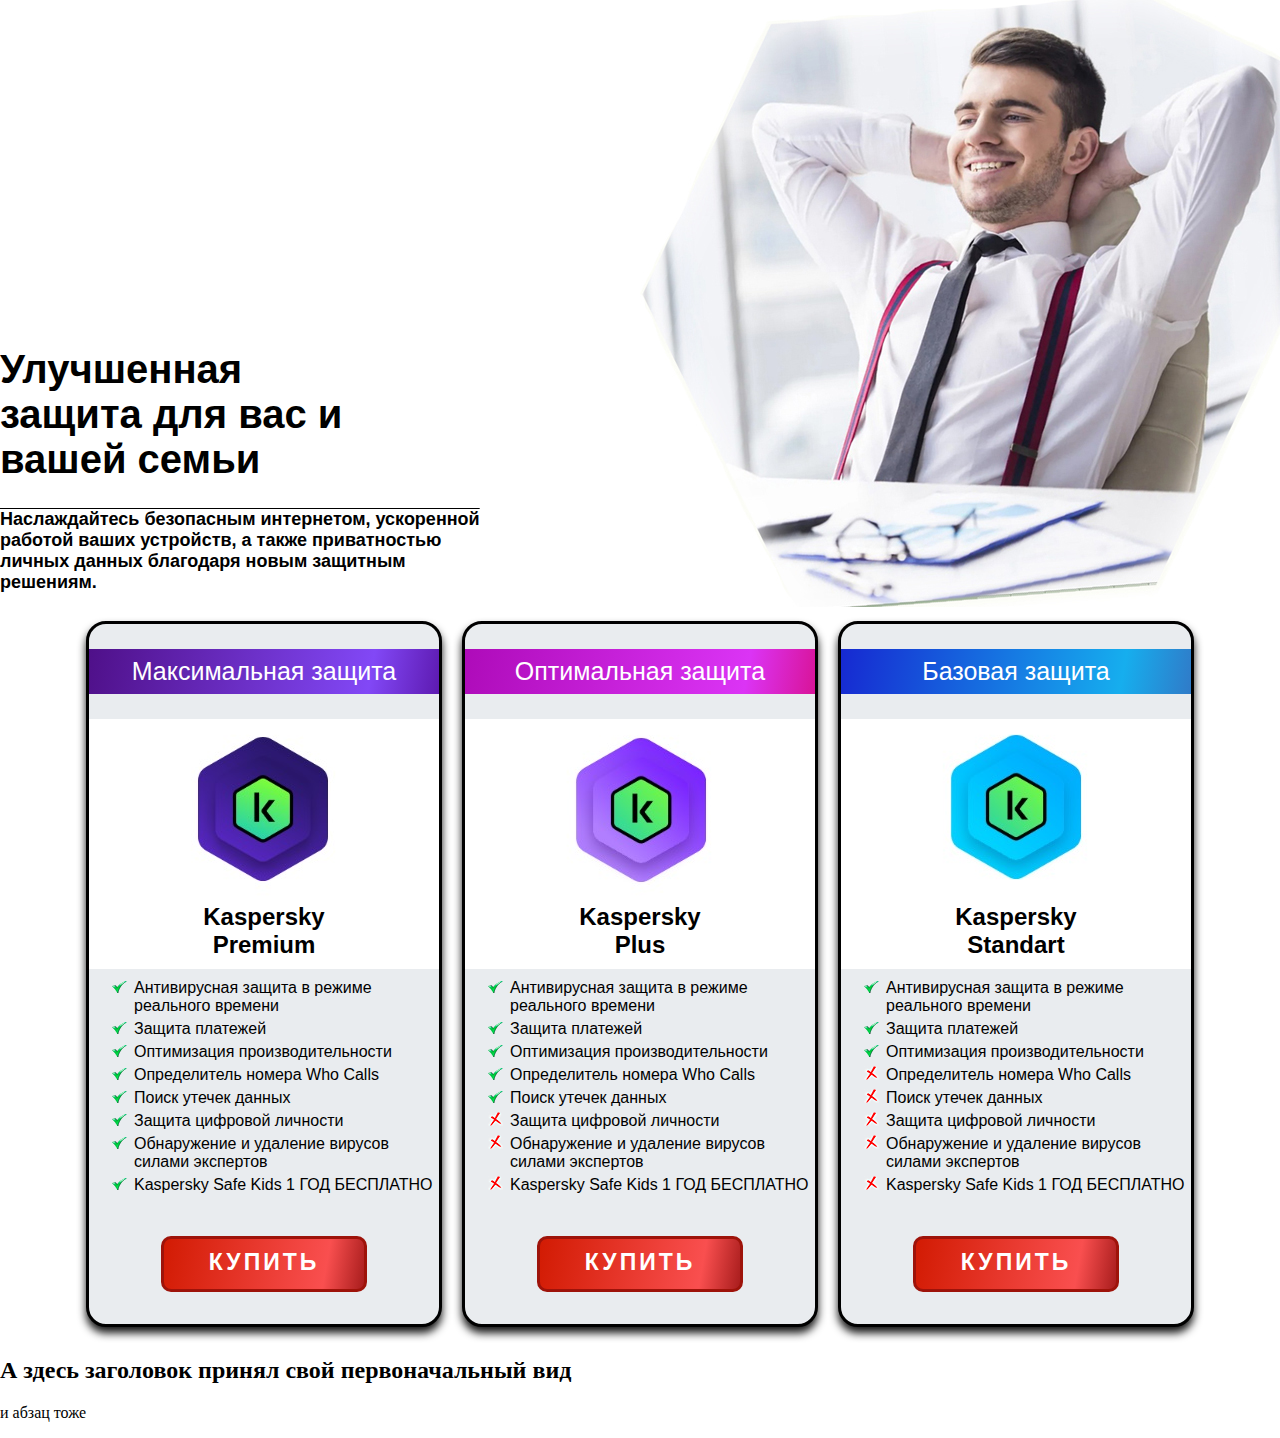
<file: subscribe-cards/index.html>
<!DOCTYPE html>
<html lang="en">
  <head>
    <meta charset="UTF-8" />
    <meta name="viewport" content="width=device-width, initial-scale=1.0" />
    <link rel="stylesheet" href="my_style.css" />
    <title>subscribe-cards</title>
  </head>
  <body>
    <div class="flex-div">
      <div class="text-conteiner">
        <h1>Улучшенная защита для вас и вашей семьи</h1>
        <h3>
          Наслаждайтесь безопасным интернетом, ускоренной работой ваших
          устройств, а также приватностью личных данных благодаря новым защитным
          решениям.
        </h3>
      </div>
      <div class="img-conteiner">
        <img src="./pic/employee-final2.jpg" alt="Офисный работник" />
      </div>
    </div>
    <div class="main-conteiner">
      <div class="subscribe-box">
        <p type="maxima">Максимальная защита</p>
        <div class="img-logo">
          <img src="./pic/max.jpg" alt="" />
          <h2>
            Kaspersky <br />
            Premium
          </h2>
        </div>
        <ul>
          <li type="yes">Антивирусная защита в режиме реального времени</li>
          <li type="yes">Защита платежей</li>
          <li type="yes">Оптимизация производительности</li>
          <li type="yes">Определитель номера Who Calls</li>
          <li type="yes">Поиск утечек данных</li>
          <li type="yes">Защита цифровой личности</li>
          <li type="yes">Обнаружение и удаление вирусов силами экспертов</li>
          <li type="yes">Kaspersky Safe Kids 1 ГОД БЕСПЛАТНО</li>
        </ul>
        <div class="button"><a href="">КУПИТЬ</a></div>
      </div>
      <div class="subscribe-box">
        <p type="optima">Оптимальная защита</p>
        <div class="img-logo">
          <img src="./pic/optim.jpg" alt="" />
          <h2>
            Kaspersky <br />
            Plus
          </h2>
        </div>
        <ul>
          <li type="yes">Антивирусная защита в режиме реального времени</li>
          <li type="yes">Защита платежей</li>
          <li type="yes">Оптимизация производительности</li>
          <li type="yes">Определитель номера Who Calls</li>
          <li type="yes">Поиск утечек данных</li>
          <li type="no">Защита цифровой личности</li>
          <li type="no">Обнаружение и удаление вирусов силами экспертов</li>
          <li type="no">Kaspersky Safe Kids 1 ГОД БЕСПЛАТНО</li>
        </ul>
        <div class="button"><a href="">КУПИТЬ</a></div>
      </div>
      <div class="subscribe-box">
        <p type="base">Базовая защита</p>
        <div class="img-logo">
          <img src="./pic/base.jpg" alt="" />
          <h2>
            Kaspersky <br />
            Standart
          </h2>
        </div>
        <ul>
          <li type="yes">Антивирусная защита в режиме реального времени</li>
          <li type="yes">Защита платежей</li>
          <li type="yes">Оптимизация производительности</li>
          <li type="no">Определитель номера Who Calls</li>
          <li type="no">Поиск утечек данных</li>
          <li type="no">Защита цифровой личности</li>
          <li type="no">Обнаружение и удаление вирусов силами экспертов</li>
          <li type="no">Kaspersky Safe Kids 1 ГОД БЕСПЛАТНО</li>
        </ul>
        <div class="button"><a href="">КУПИТЬ</a></div>
      </div>
    </div>
    <h2>А здесь заголовок принял свой первоначальный вид</h2>
    <p>и абзац тоже</p>
  </body>
</html>
</file>
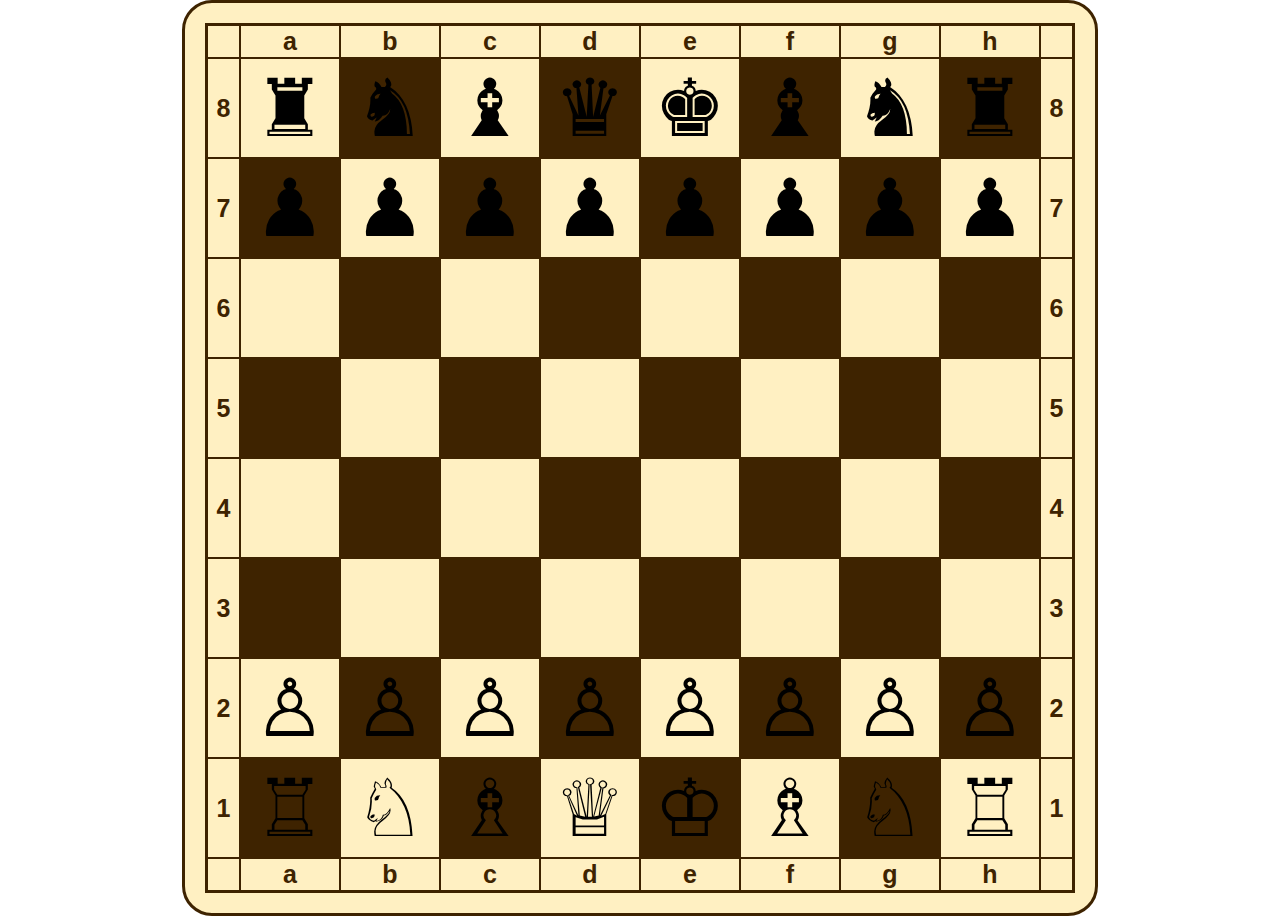
<file: chess.html>
<!DOCTYPE html>
<html lang="en">
<head>
   <meta charset="UTF-8">
   <meta name="viewport" content="width=device-width, initial-scale=1.0">
   <link rel="stylesheet" href="chess_style.css">
   <title>Chess</title>
</head>
<body>
   <div class="main_cont">
      <div class="grid_board">
         <div class="square" type = "white"></div>
         <div class="square" type = "white">a</div>
         <div class="square" type = "white">b</div>
         <div class="square" type = "white">c</div>
         <div class="square" type = "white">d</div>
         <div class="square" type = "white">e</div>
         <div class="square" type = "white">f</div>
         <div class="square" type = "white">g</div>
         <div class="square" type = "white">h</div>
         <div class="square" type = "white"></div>
         <div class="square" type = "white">8</div>
         <div class="square" type = "white"><h1>♜</h1></div>
         <div class="square" type = "black"><h1>♞</h1></div>
         <div class="square" type = "white"><h1>♝</h1></div>
         <div class="square" type = "black"><h1>♛</h1></div>
         <div class="square" type = "white"><h1>♚</h1></div>
         <div class="square" type = "black"><h1>♝</h1></div>
         <div class="square" type = "white"><h1>♞</h1></div>
         <div class="square" type = "black"><h1>♜</h1></div>
         <div class="square" type = "white">8</div>
         <div class="square" type = "white">7</div>
         <div class="square" type = "black"> <h1>♟</h1> </div>
         <div class="square" type = "white"> <h1>♟</h1> </div>
         <div class="square" type = "black"> <h1>♟</h1> </div>
         <div class="square" type = "white"> <h1>♟</h1> </div>
         <div class="square" type = "black"> <h1>♟</h1> </div>
         <div class="square" type = "white"> <h1>♟</h1> </div>
         <div class="square" type = "black"> <h1>♟</h1> </div>
         <div class="square" type = "white"> <h1>♟</h1> </div>
         <div class="square" type = "white">7</div>
         <div class="square" type = "white">6</div>
         <div class="square" type = "white"></div>
         <div class="square" type = "black"></div>
         <div class="square" type = "white"></div>
         <div class="square" type = "black"></div>
         <div class="square" type = "white"></div>
         <div class="square" type = "black"></div>
         <div class="square" type = "white"></div>
         <div class="square" type = "black"></div>
         <div class="square" type = "white">6</div>
         <div class="square" type = "white">5</div>
         <div class="square" type = "black"></div>
         <div class="square" type = "white"></div>
         <div class="square" type = "black"></div>
         <div class="square" type = "white"></div>
         <div class="square" type = "black"></div>
         <div class="square" type = "white"></div>
         <div class="square" type = "black"></div>
         <div class="square" type = "white"></div>
         <div class="square" type = "white">5</div>
         <div class="square" type = "white">4</div>
         <div class="square" type = "white"></div>
         <div class="square" type = "black"></div>
         <div class="square" type = "white"></div>
         <div class="square" type = "black"></div>
         <div class="square" type = "white"></div>
         <div class="square" type = "black"></div>
         <div class="square" type = "white"></div>
         <div class="square" type = "black"></div>
         <div class="square" type = "white">4</div>
         <div class="square" type = "white">3</div>
         <div class="square" type = "black"></div>
         <div class="square" type = "white"></div>
         <div class="square" type = "black"></div>
         <div class="square" type = "white"></div>
         <div class="square" type = "black"></div>
         <div class="square" type = "white"></div>
         <div class="square" type = "black"></div>
         <div class="square" type = "white"></div>
         <div class="square" type = "white">3</div>
         <div class="square" type = "white">2</div>
         <div class="square" type = "white"><h1>♙</h1></div>
         <div class="square" type = "black"><h1>♙</h1></div>
         <div class="square" type = "white"><h1>♙</h1></div>
         <div class="square" type = "black"><h1>♙</h1></div>
         <div class="square" type = "white"><h1>♙</h1></div>
         <div class="square" type = "black"><h1>♙</h1></div>
         <div class="square" type = "white"><h1>♙</h1></div>
         <div class="square" type = "black"><h1>♙</h1></div>
         <div class="square" type = "white">2</div>
         <div class="square" type = "white">1</div>
         <div class="square" type = "black"><h1>♖</h1></div>
         <div class="square" type = "white"><h1>♘</h1></div>
         <div class="square" type = "black"><h1>♗</h1></div>
         <div class="square" type = "white"><h1>♕</h1></div>
         <div class="square" type = "black"><h1>♔</h1></div>
         <div class="square" type = "white"><h1>♗</h1></div>
         <div class="square" type = "black"><h1>♘</h1></div>
         <div class="square" type = "white"><h1>♖</h1></div>
         <div class="square" type = "white">1</div>
         <div class="square" type = "white"></div>
         <div class="square" type = "white">a</div>
         <div class="square" type = "white">b</div>
         <div class="square" type = "white">c</div>
         <div class="square" type = "white">d</div>
         <div class="square" type = "white">e</div>
         <div class="square" type = "white">f</div>
         <div class="square" type = "white">g</div>
         <div class="square" type = "white">h</div>
         <div class="square" type = "white"></div>
      </div>
   </div>
</body>
</html>
</file>
<file: subscribe-cards/my_style.css>
/* Проекты однокурсников:
https://ceasefire4dmn.github.io/Subscription/
https://codepen.io/qpwcaeoa-the-lessful/pen/BagEEPX
https://codepen.io/Pankirbor/pen/yLdjEZE?editors=1100
https://sam0delk1n.github.io/bootcamp/module-7/81/index.html
https://shredingern.github.io/subscribe-pade/
*/

body {
  margin: 0px;
}

body .flex-div {
  display: flex;
  justify-content: center;
  align-items: flex-end;
}

body h1 {
  width: 550px;
  font-size: 40px;
  font-family: "Segoe UI", Tahoma, Geneva, Verdana, sans-serif;
  font-weight: 600;
}

body h3 {
  width: 680px;
  font-size: 18px;
  font-family: "Segoe UI", Tahoma, Geneva, Verdana, sans-serif;
  z-index: 1;
}
body h3::first-line {
  text-decoration-line: overline;
}

@media (max-width: 1520px) {
  body h1 {
    width: 380px;
  }
  body h3 {
    width: 480px;
  }
}
@media (max-width: 1150px) {
  body h3 {
    width: 380px;
  }
}

body .text-conteiner {
  flex-basis: 650px;
  align-items: flex-end;
}

body .img-conteiner {
  width: 640px;
}
@media (max-width: 1050px) {
  body .img-conteiner {
    width: 400px;
  }
}
@media (max-width: 780px) {
  body .img-conteiner {
    width: 200px;
  }
}

body .main-conteiner {
  display: flex;
  justify-content: center;
}
body .subscribe-box {
  display: flex;
  flex-direction: column;
  /* justify-content: space-between; */
  flex-basis: 350px;
  max-width: 350px;
  min-width: 320px;
  /* тень вокруг карточки */
  box-shadow: 0 6px 9px rgb(22, 22, 22);
  flex-shrink: 0;
  background-color: #e9ecef;
  border-radius: 20px;
  border: 3px solid black;
  height: 700px;
  margin: 50px;
  transition: 0.5s; /* реализация выдвигания карточки при наведении мыши */
}
/* реализация выдвигания карточки при наведении мыши */
body .subscribe-box::before {
  position: absolute;
  top: 0;
  left: 0;
}
body .subscribe-box:hover {
  transform: translateY(-20px);
}

/* при уменьшении ширины окна браузера */
@media (max-width: 1300px) {
  body .main-conteiner .subscribe-box {
    margin: 10px;
  }
}
@media (max-width: 1140px) {
  body .main-conteiner {
    flex-direction: column;
  }
}

body .subscribe-box p {
  font-size: 25px;
  color: white;
  height: 45px;
  line-height: 6rex;
  font-family: "Segoe UI", Tahoma, Geneva, Verdana, sans-serif;
  text-align: center;
}

body .subscribe-box p[type="base"] {
  background-image: linear-gradient(100deg, #1629d1, #16aeee 80%, #3d61b5 110%);
  /* background-color: rgb(30, 147, 202); */
}
body .subscribe-box p[type="optima"] {
  background-image: linear-gradient(100deg, #ae0bb9, #db34f5 80%, #d70369 110%);
  background-color: rgb(206, 57, 243);
}
body .subscribe-box p[type="maxima"] {
  background-image: linear-gradient(100deg, #4f1089, #8248f6 80%, #4b038e 110%);
  background-color: rgb(96, 10, 113);
}
body .subscribe-box h2 {
  margin: 0px 0px 10px 0px;
  font-family: Arial, Helvetica, sans-serif;
}

body .subscribe-box .img-logo {
  background-color: white;
  text-align: center;
}

body .subscribe-box ul {
  margin: 5px;
}
body .subscribe-box li[type="yes"] {
  margin: 5px 0px;
  font-family: "Segoe UI", Tahoma, Geneva, Verdana, sans-serif;
  list-style-image: url(./pic/yes3.png);
}
body .subscribe-box li[type="no"] {
  margin: 5px 0px;
  font-family: "Segoe UI", Tahoma, Geneva, Verdana, sans-serif;
  list-style-image: url(./pic/no2.png);
  /* list-style: none; */
}

body .subscribe-box .button {
  width: 200px;
  height: 50px;
  text-align: center;
  align-self: center;
  margin: auto;
  /* background-color: rgb(31, 255, 76); */
  background-image: linear-gradient(100deg, #d21b03, #f94f4f 80%, #800404 110%);
  border: 3px solid rgb(158, 19, 10);
  border-radius: 10px;
  font-family: "Segoe UI", Tahoma, Geneva, Verdana, sans-serif;
  font-size: 23px;
  line-height: 47px;
  font-weight: 700;
  letter-spacing: 3px;
  /*мини-анимация - замедленное применение hover*/
  transition: 0.3s linear;
}
body .subscribe-box .button:hover {
  filter: brightness(300%);
  a {
    color: black;
  }
}

body .subscribe-box .button a {
  color: white;
  text-decoration: none;
}
</file>
<file: chess_style.css>
* {
   color: rgb(62, 35, 0);
   font-size: 25px;
   font-weight: 600;
   font-family: 'Segoe UI', Tahoma, Geneva, Verdana, sans-serif;
}

body{
   display: flex;
   justify-content: center;
   height: 100vh;
   align-items: center;
}

body .main_cont{
   display: inline;
   padding: 20px;
   background-color: rgb(255, 240, 194);
   border: 3px solid rgb(62, 35, 0);
   border-radius: 30px;
}

body .main_cont .grid_board{
   display: grid;
   grid-template-columns: 33px 100px 100px 100px 100px 100px 100px 100px 100px 33px;
   grid-template-rows: 33px 100px 100px 100px 100px 100px 100px 100px 100px 33px;
   border: 2px solid rgb(62, 35, 0);
}

body .main_cont .grid_board .square{
   display: flex;
   justify-content: center;
   align-items: center;
}

body .main_cont .grid_board .square[type = "white"]{
   background-color: rgb(255, 240, 194);
   border: 1px solid rgb(62, 35, 0);
}
body .main_cont .grid_board .square[type = "black"]{
   background-color: rgb(62, 35, 0);
   /* border: 1px solid rgb(62, 35, 0); */
}

body .main_cont .grid_board .square h1{
   font-size: 80px;
   font-weight: 100;
   color: black;
}
</file>
